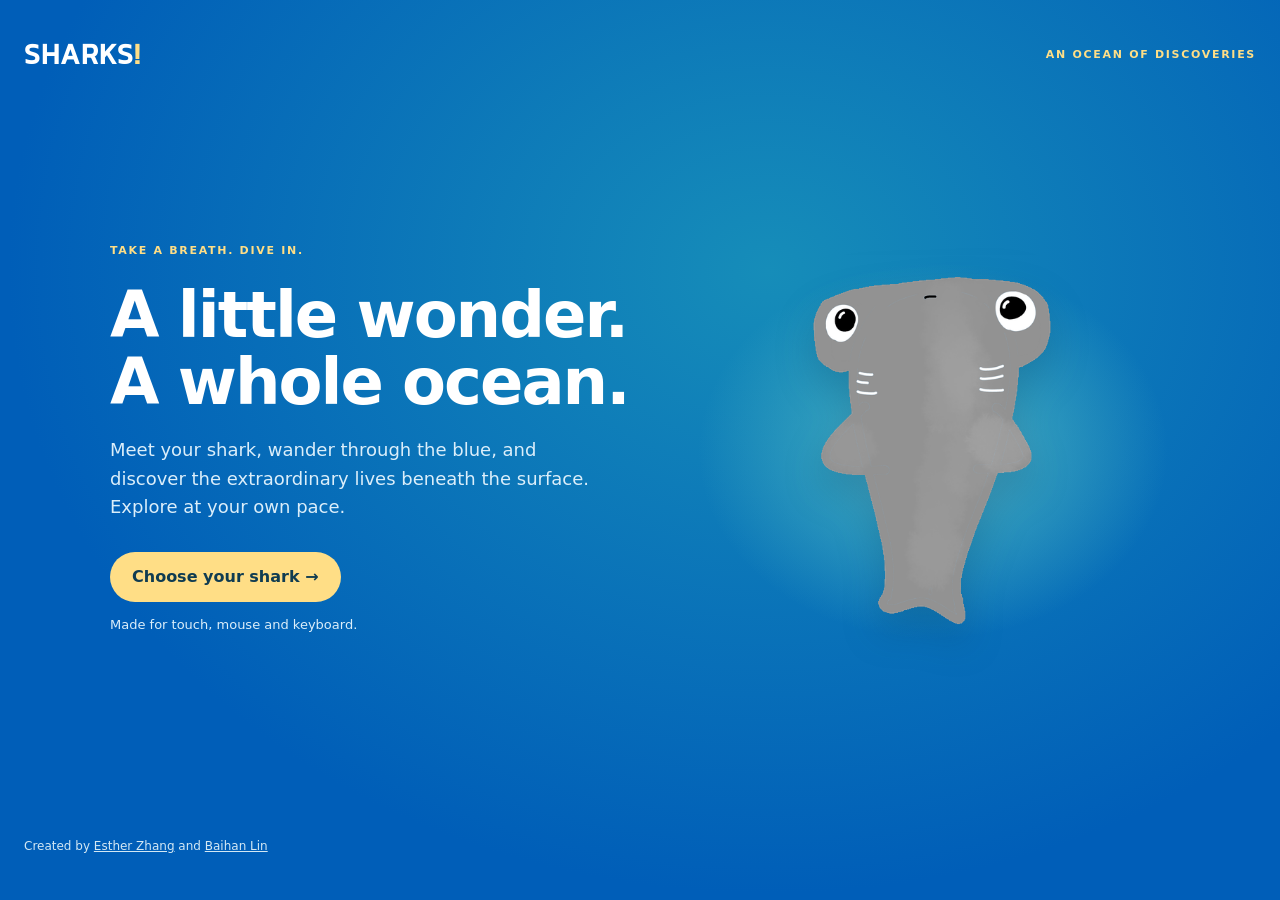
<file: index.html>
<!doctype html>
<html lang="en">
  <head><meta charset="utf-8"><meta name="viewport" content="width=device-width,initial-scale=1,viewport-fit=cover">
    <title>Sharks! · An ocean of discoveries</title><link rel="stylesheet" href="style.css">
  </head>
  <body class="landing">
    <header>
      <a class="brand" href="index.html">SHARKS<span>!</span></a><span class="eyebrow">An ocean of discoveries</span>
  </header>
    <main class="intro"><div><span class="eyebrow">Take a breath. Dive in.</span><h1>A little wonder.<br>A whole ocean.</h1><p>Meet your shark, wander through the blue, and discover the extraordinary lives beneath the surface. Explore at your own pace.</p><a class="primary" href="character.html">Choose your shark →</a><p style="font-size:13px">Made for touch, mouse and keyboard.</p></div><div class="hero-water"><picture><source media="(prefers-reduced-motion: reduce)" srcset="assets/jack-still.png"><img class="hero-shark" src="assets/jack-floating.gif" alt="Jack, a friendly hammerhead shark, gently swimming"></picture></div></main>
  <footer>
    <p>Created by <a href="http://estherzhang.com/">Esther Zhang</a> and <a href="https://www.baihan.org/">Baihan Lin</a> </p>
  </footer>
  </body>
</html>
</file>
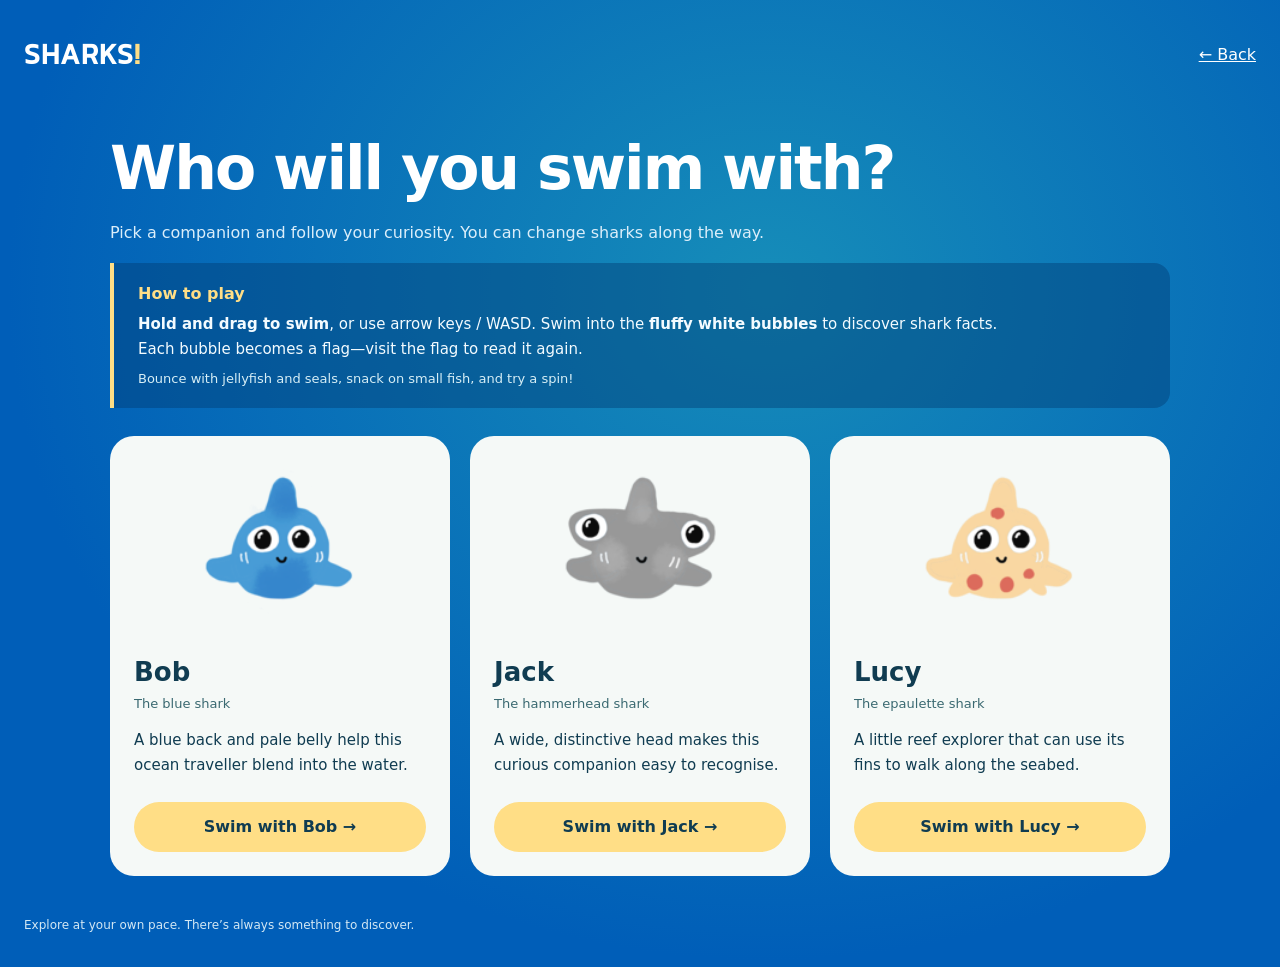
<file: character.html>
<!doctype html>
<html lang="en">

<head>
    <meta charset="utf-8">
    <meta name="viewport" content="width=device-width,initial-scale=1,viewport-fit=cover">
    <title>Choose your shark · Sharks!</title>
    <link rel="stylesheet" href="style.css">
</head>

<body class="landing">
    <header><a class="brand" href="index.html">SHARKS<span>!</span></a><a href="index.html">← Back</a></header>
    <main>
        <h1 class="selection-title">Who will you swim with?</h1>
        <p class="selection-intro">Pick a companion and follow your curiosity. You can change sharks along the way.</p>
        <section class="how-to-play" aria-labelledby="play-title">
            <h2 id="play-title">How to play</h2>
            <p><strong>Hold and drag to swim</strong>, or use arrow keys / WASD. Swim into the <strong>fluffy white
                    bubbles</strong> to discover shark facts. Each bubble becomes a flag—visit the flag to read it
                again.</p>
            <p class="play-extra">Bounce with jellyfish and seals, snack on small fish, and try a spin!</p>
        </section>
        <div class="characters">
            <a class="character" href="game.html?sharktype=shark1"><img src="assets/shark1_stretching0001.png"
                    alt="Bob the blue shark">
                <h2>Bob</h2><span class="species">The blue shark</span>
                <p>A blue back and pale belly help this ocean traveller blend into the water.</p><span
                    class="primary">Swim with Bob →</span>
            </a>
            <a class="character" href="game.html?sharktype=shark2"><img src="assets/shark2_stretching0001.png"
                    alt="Jack the hammerhead shark">
                <h2>Jack</h2><span class="species">The hammerhead shark</span>
                <p>A wide, distinctive head makes this curious companion easy to recognise.</p><span
                    class="primary">Swim with Jack →</span>
            </a>
            <a class="character" href="game.html?sharktype=shark3"><img src="assets/shark3_stretching0001.png"
                    alt="Lucy the epaulette shark">
                <h2>Lucy</h2><span class="species">The epaulette shark</span>
                <p>A little reef explorer that can use its fins to walk along the seabed.</p><span class="primary">Swim
                    with Lucy →</span>
            </a>
        </div>
    </main>
    <footer>Explore at your own pace. There’s always something to discover.</footer>
</body>

</html>
</file>
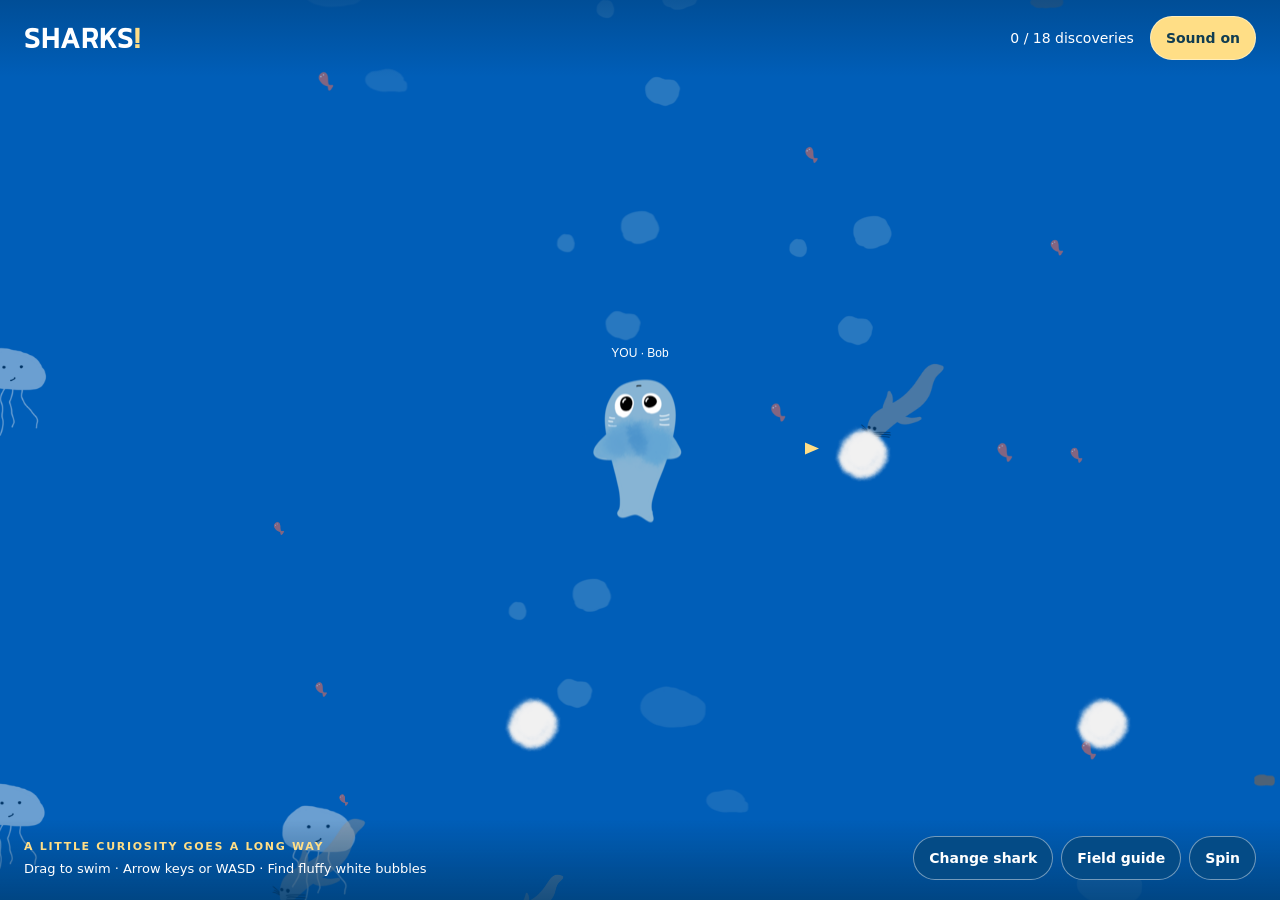
<file: game.html>
<!doctype html>
<html lang="en">

<head>
    <meta charset="utf-8">
    <meta name="viewport" content="width=device-width, initial-scale=1, viewport-fit=cover">
    <meta name="theme-color" content="#005eb8">
    <title>Sharks! · Explore the ocean</title>
    <link rel="stylesheet" href="style.css">
    <script defer src="lib/p5.js"></script>
    <script defer src="lib/p5.play.js"></script>
    <script defer src="facts.js"></script>
    <script defer src="app.js"></script>
</head>

<body class="game-page">
    <div id="ocean" aria-label="Ocean exploration game"></div>
    <header class="game-header">
        <a class="brand" href="index.html">SHARKS<span>!</span></a>
        <span id="progress" class="progress" role="status">0 / 18 discoveries</span>
        <button id="sound" class="tool" aria-pressed="true">Sound on</button>
    </header>
    <div id="loading" role="status">Getting the ocean ready…</div>
    <div id="encounter" role="status" aria-live="polite" aria-atomic="true" hidden></div>
    <div class="game-footer">
        <div class="explore-hint"><span class="eyebrow">A little curiosity goes a long way</span><span id="hint">Drag to
                swim · Arrow keys or WASD · Find fluffy white bubbles</span></div>
        <nav class="game-tools" aria-label="Game controls">
            <a class="tool" href="character.html">Change shark</a>
            <button class="tool" id="field-guide">Field guide</button>
            <button class="tool" id="spin">Spin</button>
        </nav>
    </div>
    <dialog id="fact-dialog" aria-labelledby="fact-title" aria-describedby="fact-body">
        <div class="fact-card">
            <div class="fact-top"><span class="eyebrow" id="fact-category">Ocean field notes</span><button
                    id="close-fact" class="close" aria-label="Close fact">×</button></div>
            <h1 id="fact-title"></h1>
            <p id="fact-body"></p>
            <div id="found-status" class="found-status" hidden><strong>✓ Found</strong><span id="found-hint">This fluffy
                    bubble is now a flag. Swim back to the flag to read this fact again.</span></div>
            <a id="fact-source" target="_blank" rel="noopener noreferrer">Explore the science ↗</a>
            <div class="fact-bottom"><span id="fact-count"></span><button class="primary" id="continue">Keep exploring
                    →</button></div>
            <div id="guide-list" class="guide-list" hidden></div>
        </div>
    </dialog>
    <audio id="music" loop autoplay preload="auto" src="assets/bgmusic.mp3"></audio>
</body>

</html>
</file>
<file: style.css>
@font-face {
    font-family: Kanit;
    src: url('fonts/Kanit/Kanit-Regular.ttf') format('truetype');
    font-display: swap
}

:root {
    color-scheme: light;
    --ink: #103c51;
    --muted: #486674;
    --cream: #f5f9f7;
    --gold: #ffde86
}

* {
    box-sizing: border-box
}

body {
    margin: 0;
    font: 16px/1.6 system-ui, -apple-system, BlinkMacSystemFont, "Segoe UI", sans-serif;
    color: var(--ink);
    background: #005eb8
}

button,
a {
    -webkit-tap-highlight-color: transparent;
    touch-action: manipulation
}

button {
    font: inherit;
    cursor: pointer
}

a {
    color: inherit
}

button:focus-visible,
a:focus-visible,
canvas:focus-visible {
    outline: 3px solid var(--gold);
    outline-offset: 4px
}

[hidden] {
    display: none !important
}

.game-page {
    height: 100vh;
    height: 100dvh;
    overflow: hidden;
    overscroll-behavior: none
}

#ocean {
    position: fixed;
    inset: 0
}

canvas {
    display: block;
    touch-action: none
}

.game-header {
    position: fixed;
    top: 0;
    left: 0;
    right: 0;
    display: flex;
    align-items: center;
    gap: 16px;
    padding: max(16px, env(safe-area-inset-top)) max(24px, env(safe-area-inset-right)) 16px max(24px, env(safe-area-inset-left));
    pointer-events: none;
    color: white;
    background: linear-gradient(#004585a6, transparent)
}

.game-header>* {
    pointer-events: auto
}

.brand {
    font-family: Kanit, system-ui, sans-serif;
    font-size: 28px;
    font-weight: bold;
    text-decoration: none;
    letter-spacing: 1px
}

.brand span {
    color: var(--gold)
}

.progress {
    margin-left: auto;
    font-size: 14px
}

.tool {
    display: inline-flex;
    align-items: center;
    justify-content: center;
    min-height: 44px;
    padding: 9px 15px;
    border: 1px solid #ffffff70;
    border-radius: 30px;
    background: #044b86;
    color: white;
    text-decoration: none;
    font-size: 14px;
    font-weight: 600;
    white-space: nowrap
}

.tool:hover {
    background: #073b63
}

.tool[aria-pressed=true] {
    background: var(--gold);
    color: var(--ink)
}

.game-footer {
    position: fixed;
    bottom: 0;
    left: 0;
    right: 0;
    display: flex;
    align-items: end;
    justify-content: space-between;
    gap: 20px;
    padding: 16px max(24px, env(safe-area-inset-right)) max(20px, env(safe-area-inset-bottom)) max(24px, env(safe-area-inset-left));
    color: white;
    pointer-events: none;
    background: linear-gradient(transparent, #003968a6)
}

.game-tools {
    display: flex;
    gap: 8px;
    pointer-events: auto
}

.explore-hint {
    display: grid;
    gap: 4px;
    font-size: 13px
}

.eyebrow {
    font-size: 11px;
    font-weight: 750;
    letter-spacing: 1.7px;
    text-transform: uppercase
}

.explore-hint .eyebrow {
    color: var(--gold)
}

#loading {
    position: fixed;
    inset: 0;
    display: grid;
    place-items: center;
    color: white;
    background: #005eb8;
    z-index: 5
}

dialog {
    width: min(520px, calc(100% - 32px));
    max-height: calc(100vh - 32px);
    max-height: calc(100dvh - 32px);
    padding: 0;
    border: 0;
    border-radius: 24px;
    color: var(--ink);
    background: var(--cream);
    box-shadow: 0 24px 100px #00294f70;
    overscroll-behavior: contain
}

dialog::backdrop {
    background: #002b4a99;
    backdrop-filter: blur(5px)
}

.fact-card {
    padding: 28px
}

.fact-top {
    display: flex;
    align-items: center;
    justify-content: space-between;
    gap: 12px
}

.fact-top .eyebrow {
    color: #54716e
}

.close {
    flex: none;
    width: 44px;
    height: 44px;
    border: 1px solid #cbdad8;
    border-radius: 50%;
    background: transparent;
    color: var(--ink);
    font-size: 26px;
    line-height: 1
}

.fact-card h1 {
    font-size: clamp(25px, 5vw, 36px);
    line-height: 1.15;
    letter-spacing: -1px;
    margin: 22px 0 18px;
    font-weight: 750
}

.fact-card p {
    font-size: 18px;
    line-height: 1.75;
    margin: 0 0 22px;
    color: #345566
}

.fact-card>a {
    font-size: 13px;
    text-underline-offset: 4px;
    color: #276b72
}

.fact-bottom {
    border-top: 1px solid #dce4df;
    margin-top: 28px;
    padding-top: 20px;
    display: flex;
    flex-wrap: wrap;
    align-items: center;
    justify-content: space-between;
    gap: 12px
}

.fact-bottom span {
    font-size: 12px;
    color: var(--muted)
}

.primary {
    display: inline-flex;
    align-items: center;
    justify-content: center;
    min-height: 48px;
    border: 0;
    border-radius: 30px;
    background: var(--gold);
    color: var(--ink);
    font-weight: 750;
    padding: 12px 22px;
    text-decoration: none
}

.primary:hover {
    background: #f5ce66
}

.guide-list {
    margin-top: 20px;
    display: grid;
    gap: 8px
}

.guide-list button {
    text-align: left;
    padding: 12px 16px;
    border: 1px solid #cbdad8;
    border-radius: 12px;
    background: white;
    color: var(--ink);
    min-height: 48px
}

.landing {
    min-height: 100vh;
    min-height: 100dvh;
    background: radial-gradient(ellipse at 60% 30%, #168db9, #005eb8 70%);
    color: white;
    padding: 32px max(24px, env(safe-area-inset-left));
    display: flex;
    flex-direction: column
}

.landing header {
    display: flex;
    justify-content: space-between;
    align-items: center
}

.landing main {
    width: min(1060px, 100%);
    margin: auto;
    padding: 40px 0
}

.intro {
    display: grid;
    grid-template-columns: 1.15fr 1fr;
    align-items: center;
    gap: 40px
}

.intro h1,
.selection-title {
    font-size: clamp(42px, 7vw, 88px);
    line-height: 1.05;
    letter-spacing: -3px;
    margin: 20px 0
}

.intro p {
    font-size: 18px;
    max-width: 480px;
    color: #dbeefa;
    margin-bottom: 30px
}

.hero-shark {
    width: 100%;
    max-height: 400px;
    object-fit: contain;
    filter: drop-shadow(0 24px 36px #003b6560)
}

.landing footer {
    font-size: 12px;
    color: #d3e8f4
}

.landing .eyebrow {
    color: var(--gold)
}

.selection-title {
    font-size: clamp(36px, 6vw, 60px);
    letter-spacing: -2px
}

.selection-intro {
    color: #dbeefa;
    margin-bottom: 32px
}

.characters {
    display: grid;
    grid-template-columns: repeat(3, 1fr);
    gap: 20px
}

.character {
    display: flex;
    flex-direction: column;
    background: var(--cream);
    color: var(--ink);
    border-radius: 24px;
    padding: 24px;
    text-decoration: none;
    transition: transform .15s
}

.character:hover {
    transform: translateY(-5px)
}

.character img {
    width: 100%;
    height: 180px;
    object-fit: contain
}

.character h2 {
    font-size: 26px;
    margin: 12px 0 0
}

.character .species {
    color: #3a6971;
    font-size: 13px
}

.character p {
    font-size: 15px;
    line-height: 1.65;
    margin: 14px 0 24px
}

.character .primary {
    margin-top: auto
}

@media(max-width:640px) {
    .game-header {
        gap: 10px;
        padding-left: 16px;
        padding-right: 16px
    }

    .brand {
        font-size: 22px
    }

    .progress {
        font-size: 11px
    }

    .tool {
        padding: 9px 12px;
        font-size: 12px
    }

    .game-footer {
        flex-direction: column;
        align-items: center;
        gap: 12px;
        padding-left: 12px;
        padding-right: 12px
    }

    .explore-hint {
        text-align: center;
        font-size: 12px
    }

    .explore-hint .eyebrow {
        display: none
    }

    .game-tools {
        justify-content: center
    }

    .fact-card {
        padding: 22px
    }

    .fact-card p {
        font-size: 17px
    }

    .intro {
        grid-template-columns: 1fr;
        gap: 20px
    }

    .hero-shark {
        max-height: 210px;
        grid-row: 1
    }

    .landing {
        padding: 20px
    }

    .landing main {
        padding: 30px 0
    }

    .intro h1 {
        letter-spacing: -2px
    }

    .characters {
        grid-template-columns: 1fr
    }

    .character {
        display: grid;
        grid-template-columns: 95px 1fr;
        gap: 0 16px
    }

    .character img {
        grid-row: 1/4;
        height: 130px
    }

    .character h2 {
        margin-top: 0
    }

    .character p {
        margin: 10px 0 20px
    }

    .character .primary {
        grid-column: 1/-1
    }
}

@media(max-height:480px) {
    .explore-hint {
        display: none
    }

    .game-footer {
        padding-bottom: 10px
    }

    .game-header {
        padding-top: 8px
    }

    dialog {
        max-height: calc(100dvh - 16px)
    }

    .fact-card {
        padding: 18px 24px
    }

    .fact-card h1 {
        margin: 8px 0 12px
    }

    .fact-bottom {
        margin-top: 16px;
        padding-top: 12px
    }
}

@media(prefers-reduced-motion:reduce) {
    * {
        transition: none !important
    }
}

/* A soft patch of shallow water separates Jack from the deeper ocean. */
.hero-water {
    display: grid;
    place-items: center;
    min-height: 380px;
    background: radial-gradient(ellipse at center, #88d9d0aa 0%, #51bac278 34%, #168db900 70%)
}

.hero-water picture {
    display: block;
    width: 100%;
    text-align: center
}

.hero-water .hero-shark {
    width: min(90%, 380px);
    height: 360px;
    filter: drop-shadow(0 18px 18px #003b6540)
}

.selection-intro {
    margin-bottom: 18px
}

.how-to-play {
    padding: 18px 24px;
    margin-bottom: 28px;
    border-left: 4px solid var(--gold);
    border-radius: 0 16px 16px 0;
    background: #003d7270;
    color: #f3fbff
}

.how-to-play h2 {
    font-size: 16px;
    margin: 0 0 5px;
    color: var(--gold)
}

.how-to-play p {
    font-size: 15px;
    line-height: 1.7;
    margin: 0;
    max-width: 900px
}

.how-to-play .play-extra {
    margin-top: 5px;
    color: #d6eef6;
    font-size: 13px
}

.found-status {
    display: grid;
    gap: 6px;
    border-left: 3px solid #419781;
    padding: 10px 14px;
    background: #e7f1eb;
    margin: 0 0 20px;
    border-radius: 0 10px 10px 0
}

.found-status strong {
    font-size: 13px;
    color: #24654e
}

.found-status span {
    font-size: 13px;
    line-height: 1.6;
    color: #345566
}

#encounter {
    position: fixed;
    left: 50%;
    bottom: calc(116px + env(safe-area-inset-bottom));
    transform: translateX(-50%);
    max-width: calc(100% - 28px);
    width: max-content;
    padding: 10px 18px;
    background: #fff0bf;
    color: #173f48;
    border-radius: 14px;
    box-shadow: 0 6px 22px #003b6530;
    font-size: 14px;
    font-weight: 650;
    text-align: center;
    pointer-events: none
}

@media(max-width:640px) {
    .hero-water {
        grid-row: 1;
        min-height: 230px
    }

    .hero-water .hero-shark {
        height: 230px;
        max-height: 230px;
        width: 260px
    }

    .how-to-play {
        padding: 16px 18px
    }

    .how-to-play p {
        font-size: 14px
    }

    #encounter {
        font-size: 13px
    }
}

@media(max-height:480px) {
    #encounter {
        bottom: 76px;
        padding: 7px 14px
    }

    .found-status {
        margin-bottom: 14px
    }
}

@media(min-width:641px) {
    .intro h1 {
        font-size: clamp(42px, 5vw, 68px);
        letter-spacing: -2px
    }
}

.completion-screen {
    background: radial-gradient(ellipse at top right, #d3eee4, transparent 65%), var(--cream)
}

.completion-screen .fact-top .eyebrow {
    color: #286950
}

.completion-screen h1 {
    font-size: clamp(30px, 6vw, 42px)
}

.completion-screen .fact-bottom {
    border-color: #bdd9cb
}

.completion-screen .fact-bottom span {
    color: #286950;
    font-weight: 700
}
</file>
